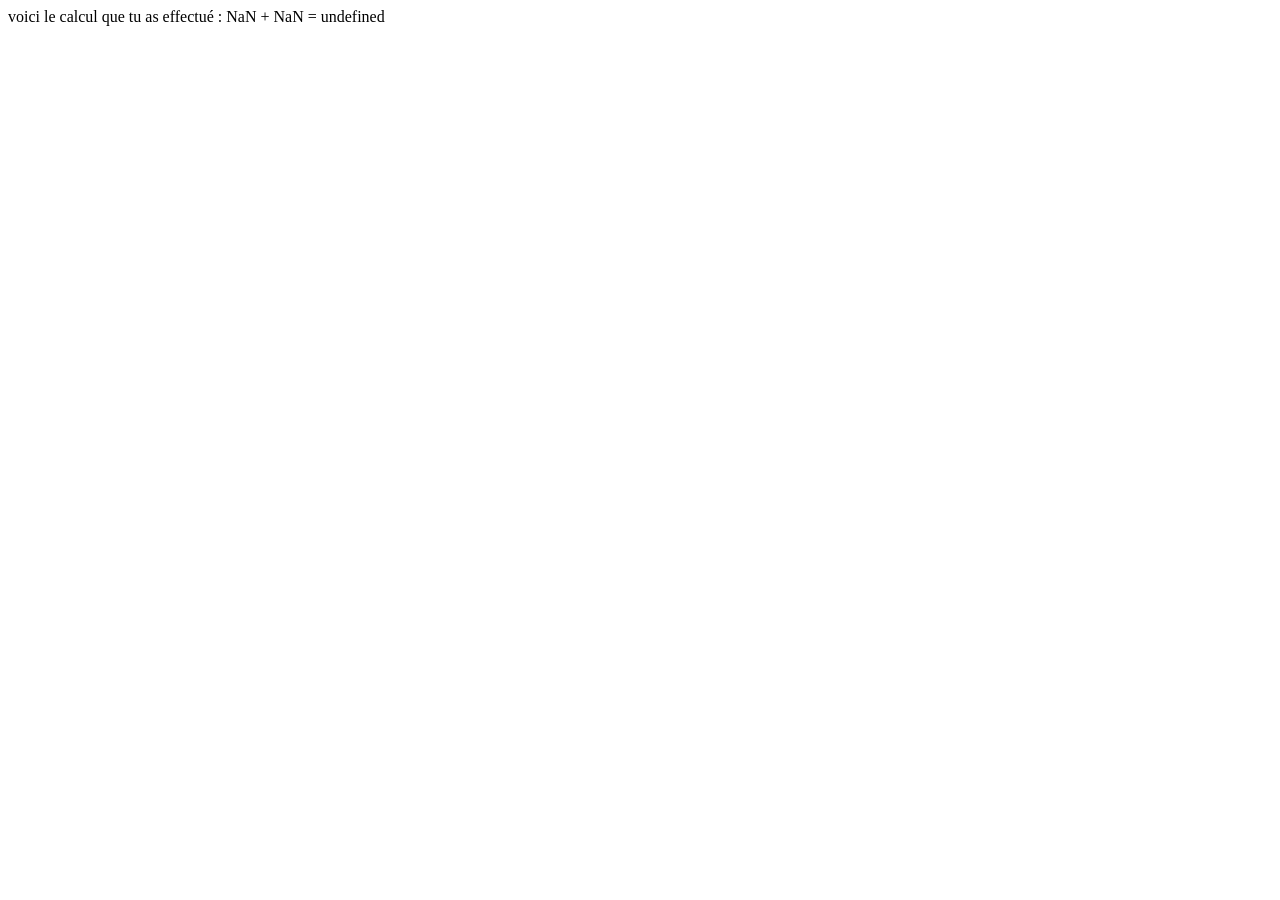
<file: developpement/javascript/index.html>
<!DOCTYPE html>

<html lang="fr" dir="ltr">
<head>
    <meta charset="utf-8">
    <title>javascript</title>
    <meta name="description" content="debut du javascript">
</head>
</html>
<body>

    
    
    <script src="index2.js" type="text/javascript"></script>
</body>
</file>
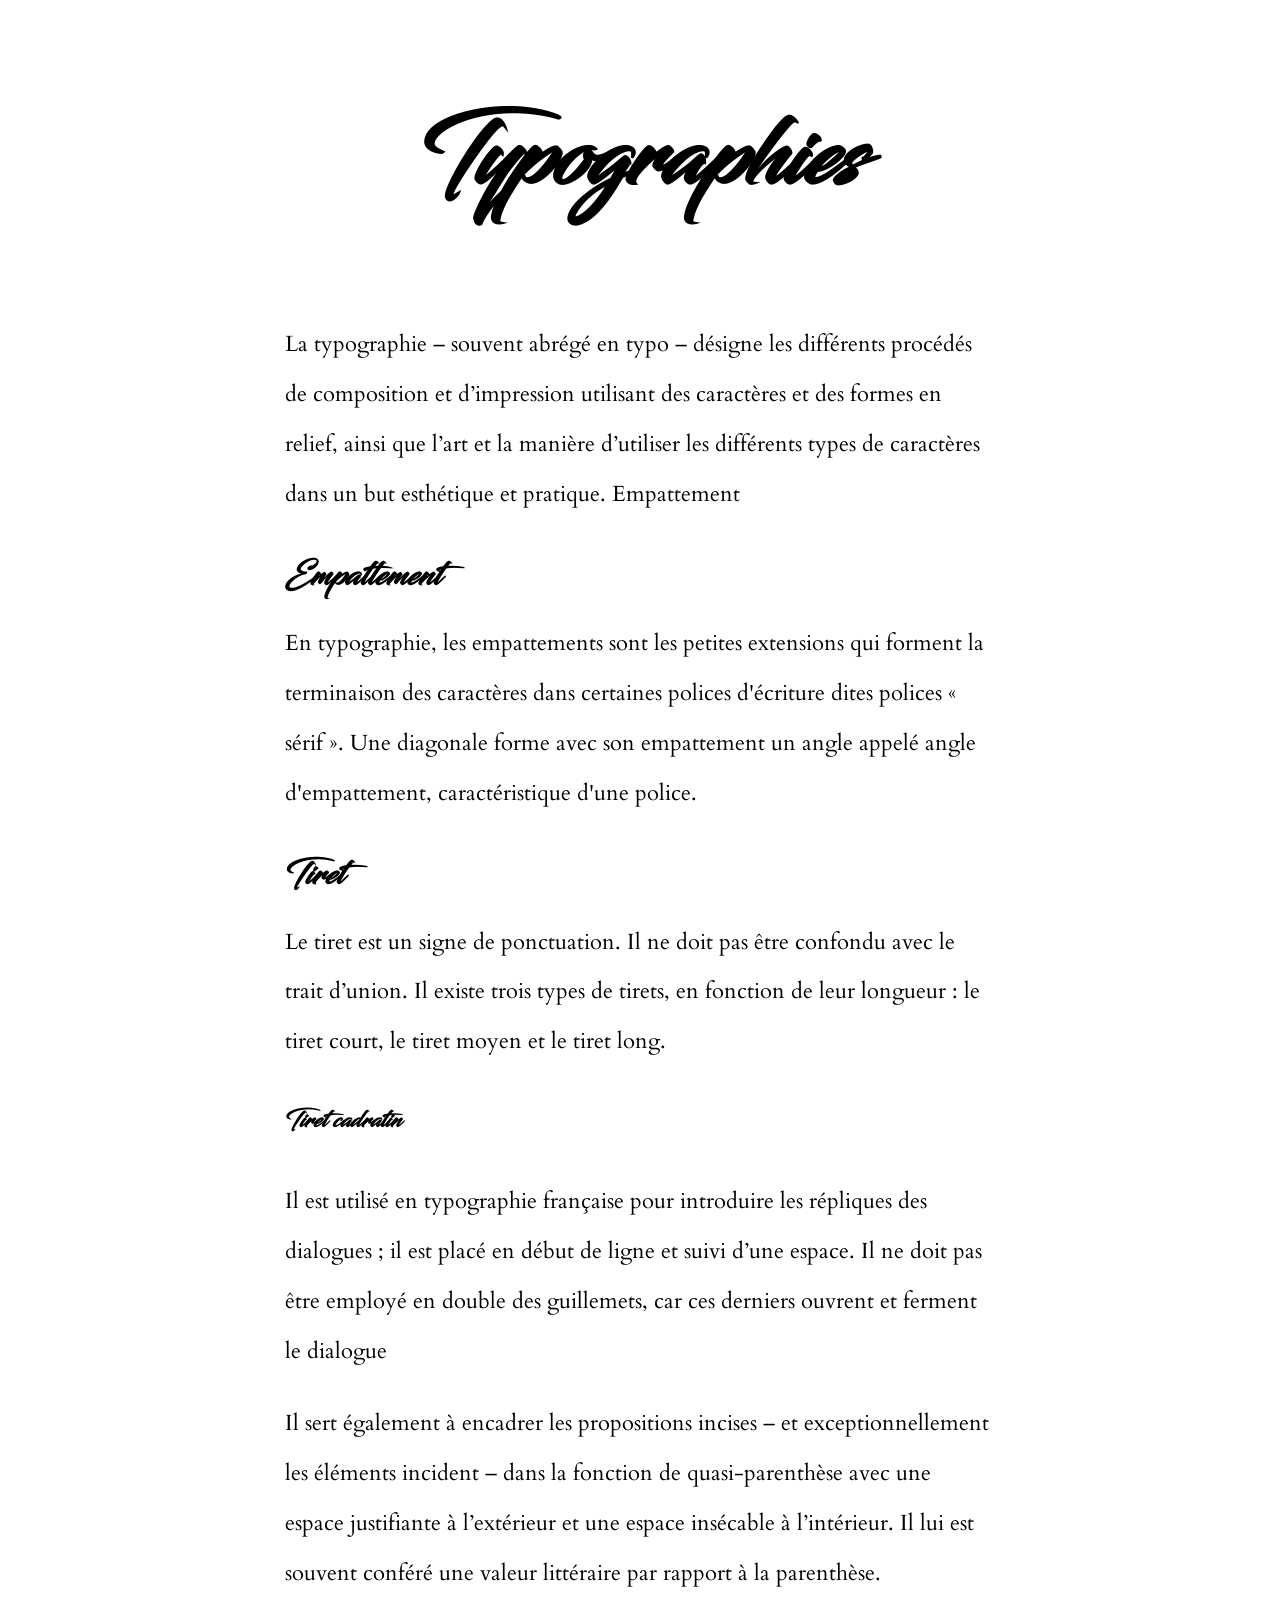
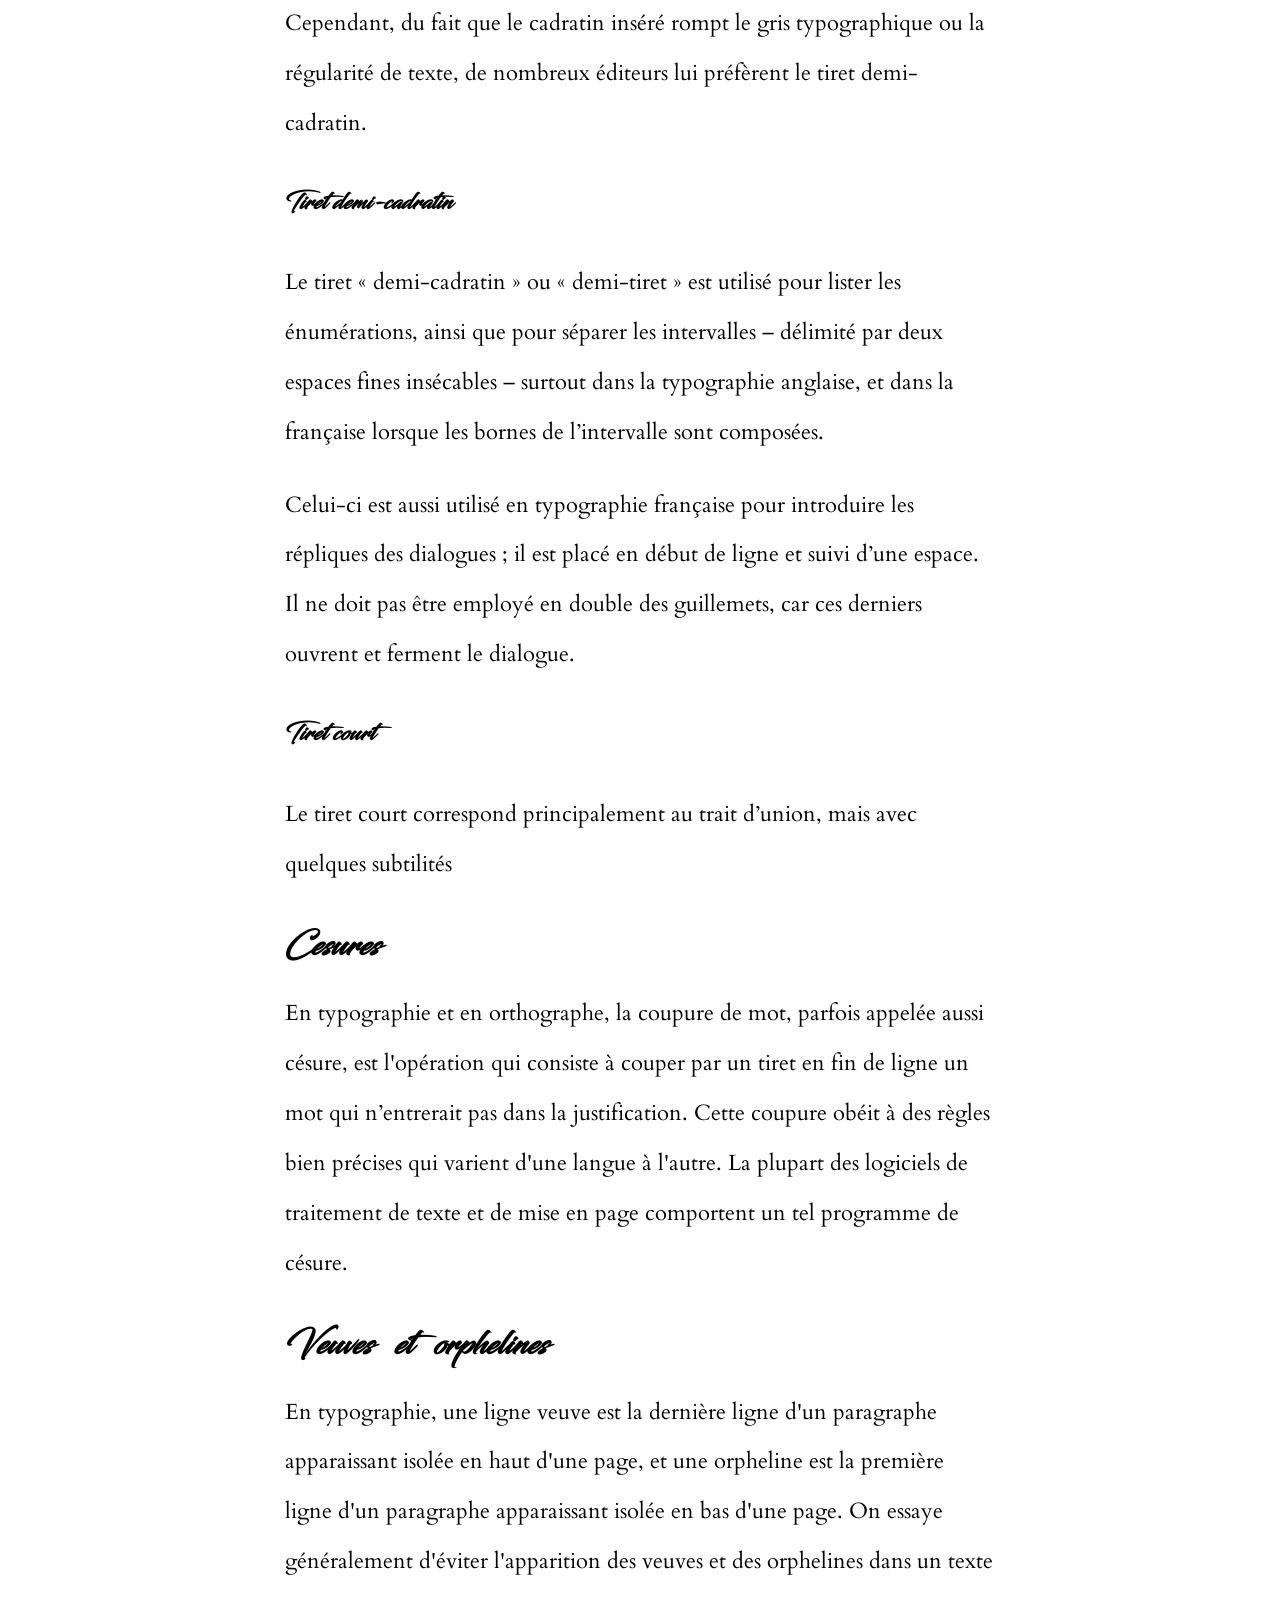
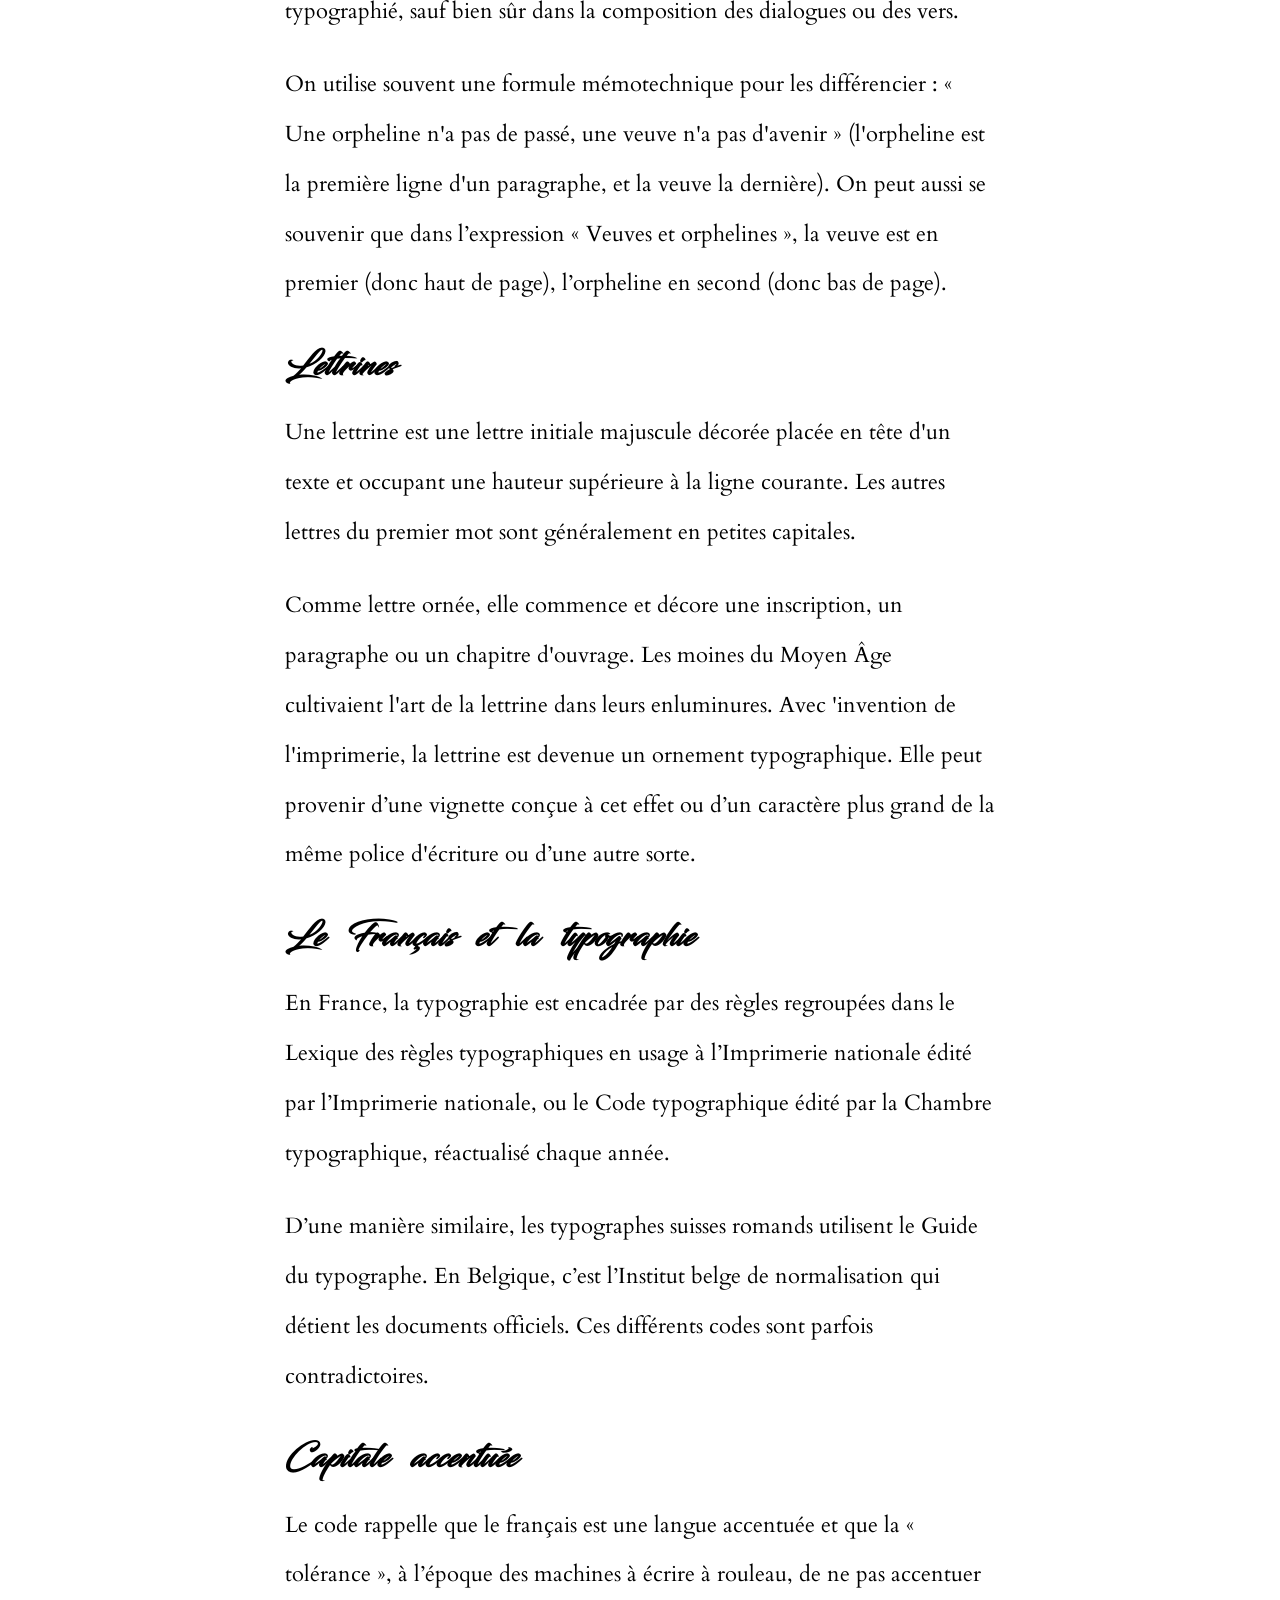
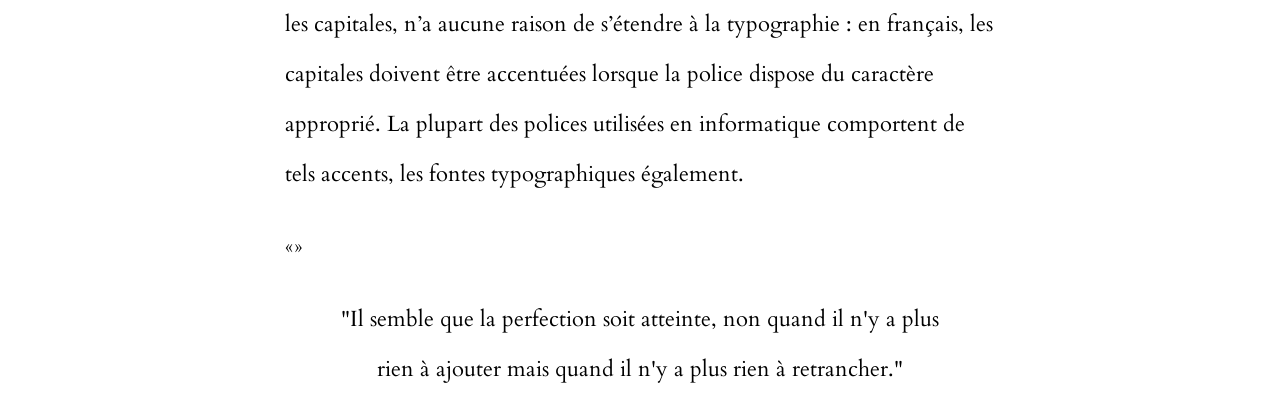
<file: integration/M02 - Typography/index.html>
<!DOCTYPE html>
<html lang="fr" dir="ltr">
<head>
    <title>TYPOGRAPHIE</title>

    <meta charset ="utf-8">
    <meta name="description" contain="faire de la typographie">
    <link rel="stylesheet" type="text/css" href="css/style.css">
</head>
<body>
   <div class="title">
     <h1>Typographies</h1>
   </div>
    <div>
         <p>La typographie – souvent abrégé en typo – désigne les différents procédés de composition et d’impression utilisant des caractères et des formes en relief, ainsi que l’art et la manière d’utiliser les différents types de caractères dans un but esthétique et pratique.
Empattement</p>
   </div>
   <div>
     <h2>Empattement</h2>
     <p>En typographie, les empattements sont les petites extensions qui forment la terminaison des caractères dans certaines polices d'écriture dites polices « sérif ». Une diagonale forme avec son empattement un angle appelé angle d'empattement, caractéristique d'une police.</p>
   </div>
   <div>
     <h2>Tiret</h2>
     <p>Le tiret est un signe de ponctuation. Il ne doit pas être confondu avec le trait d’union. Il existe trois types de tirets, en fonction de leur longueur : le tiret court, le tiret moyen et le tiret long.</p>
   </div>
   <div>
     <h4>Tiret cadratin</h4>
     <p>Il est utilisé en typographie française pour introduire les répliques des dialogues ; il est placé en début de ligne et suivi d’une espace. Il ne doit pas être employé en double des guillemets, car ces derniers ouvrent et ferment le dialogue
</p>
      <p>Il sert également à encadrer les propositions incises – et exceptionnellement les éléments incident – dans la fonction de quasi-parenthèse avec une espace justifiante à l’extérieur et une espace insécable à l’intérieur. Il lui est souvent conféré une valeur littéraire par rapport à la parenthèse. Cependant, du fait que le cadratin inséré rompt le gris typographique ou la régularité de texte, de nombreux éditeurs lui préfèrent le tiret demi-cadratin.</p>
   </div>
   <div>
     <h4>Tiret demi-cadratin</h4>
     <p>Le tiret « demi-cadratin » ou « demi-tiret » est utilisé pour lister les énumérations, ainsi que pour séparer les intervalles – délimité par deux espaces fines insécables – surtout dans la typographie anglaise, et dans la française lorsque les bornes de l’intervalle sont composées.</p>
     <p><p>Celui-ci est aussi utilisé en typographie française pour introduire les répliques des dialogues ; il est placé en début de ligne et suivi d’une espace. Il ne doit pas être employé en double des guillemets, car ces derniers ouvrent et ferment le dialogue.</p></p>
   </div>
   <div>
     <h4>Tiret court</h4>
    <p>Le tiret court correspond principalement au trait d’union, mais avec quelques subtilités</p>
   </div>
   <div>
     <h2>Cesures</h2>
     <p>En typographie et en orthographe, la coupure de mot, parfois appelée aussi césure, est l'opération qui consiste à couper par un tiret en fin de ligne un mot qui n’entrerait pas dans la justification. Cette coupure obéit à des règles bien précises qui varient d'une langue à l'autre. La plupart des logiciels de traitement de texte et de mise en page comportent un tel programme de césure.</p>
   </div>
   <div>
     <h2>Veuves et orphelines</h2>
     <p> En typographie, une ligne veuve est la dernière ligne d'un paragraphe apparaissant isolée en haut d'une page, et une orpheline est la première ligne d'un paragraphe apparaissant isolée en bas d'une page. On essaye généralement d'éviter l'apparition des veuves et des orphelines dans un texte typographié, sauf bien sûr dans la composition des dialogues ou des vers.</p>
     <p>On utilise souvent une formule mémotechnique pour les différencier : « Une orpheline n'a pas de passé, une veuve n'a pas d'avenir » (l'orpheline est la première ligne d'un paragraphe, et la veuve la dernière). On peut aussi se souvenir que dans l’expression « Veuves et orphelines », la veuve est en premier (donc haut de page), l’orpheline en second (donc bas de page).</p>
   </div>
   <div>
     <h2>Lettrines</h2>
     <p>Une lettrine est une lettre initiale majuscule décorée placée en tête d'un texte et occupant une hauteur supérieure à la ligne courante. Les autres lettres du premier mot sont généralement en petites capitales.</p>
     <p>Comme lettre ornée, elle commence et décore une inscription, un paragraphe ou un chapitre d'ouvrage. Les moines du Moyen Âge cultivaient l'art de la lettrine dans leurs enluminures. Avec 'invention de l'imprimerie, la lettrine est devenue un ornement typographique. Elle peut provenir d’une vignette conçue à cet effet ou d’un caractère plus grand de la même police d'écriture ou d’une autre sorte.</p>
   </div>
   <div>
     <h2>Le Français et la typographie
</h2>
     <p>En France, la typographie est encadrée par des règles regroupées dans le Lexique des règles typographiques en usage à l’Imprimerie nationale édité par l’Imprimerie nationale, ou le Code typographique édité par la Chambre typographique, réactualisé chaque année.</p>
     <p>D’une manière similaire, les typographes suisses romands utilisent le Guide du typographe. En Belgique, c’est l’Institut belge de normalisation qui détient les documents officiels. Ces différents codes sont parfois contradictoires.</p>
   </div>
   <div>
     <h2>Capitale accentuée</h2>
     <p>Le code rappelle que le français est une langue accentuée et que la « tolérance », à l’époque des machines à écrire à rouleau, de ne pas accentuer les capitales, n’a aucune raison de s’étendre à la typographie : en français, les capitales doivent être accentuées lorsque la police dispose du caractère approprié. La plupart des polices utilisées en informatique comportent de tels accents, les fontes typographiques également.</p>
   </div>
   <div>
     <p><q><blockquote>"Il semble que la perfection soit atteinte, non quand il n'y a plus rien à ajouter mais quand il n'y a plus rien à retrancher."</blockquote></q></p>
   </div>
</body>
</html>
</file>
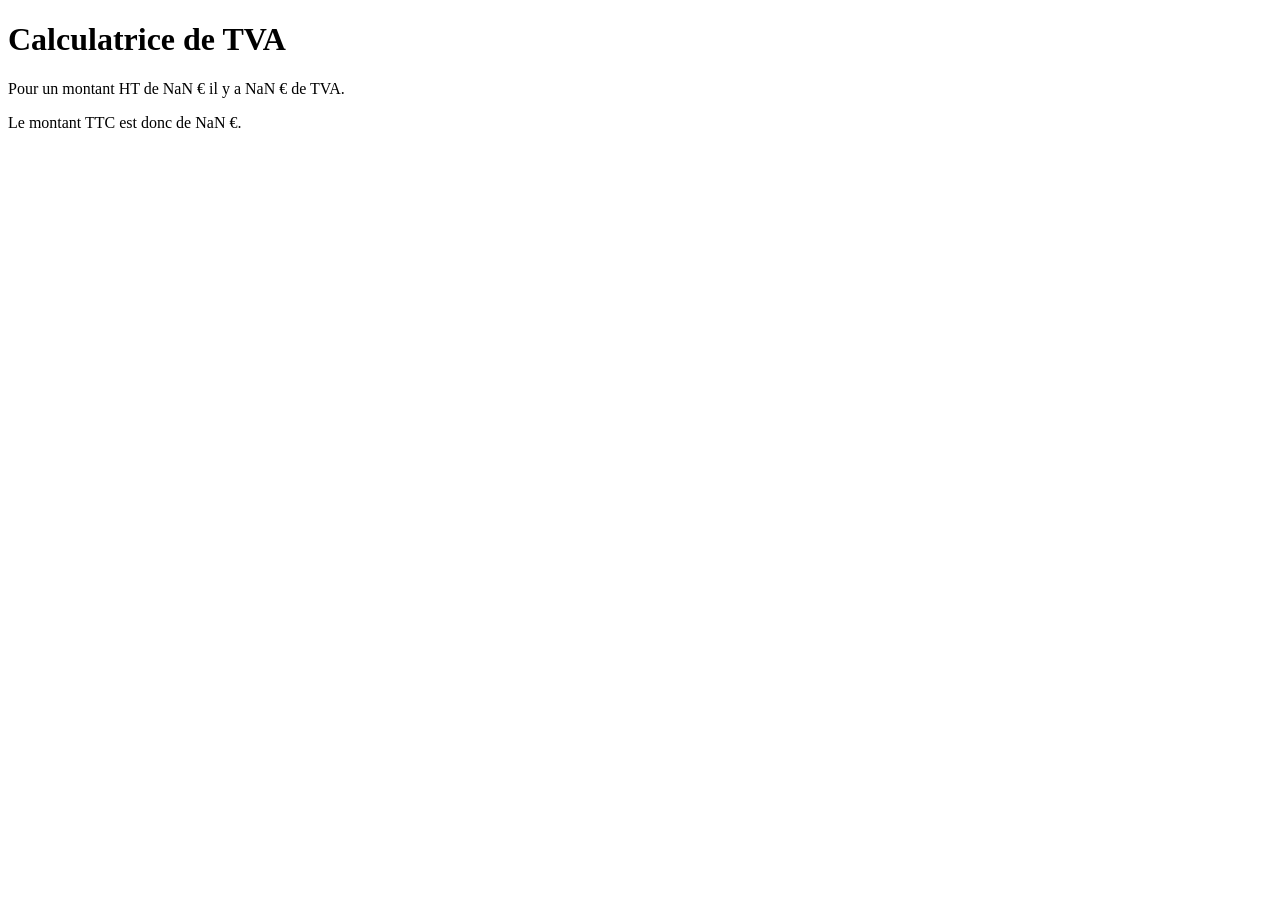
<file: developpement/javascript/JS1.1 - Calculatrice de TVA (corrigé)/index.html>
<!DOCTYPE html>
<html lang="fr">
<head>
    <meta charset="utf-8">
    <title>JavaScript - Exercice</title>
</head>
<body>
    <h1>Calculatrice de TVA</h1>
    <script src="index.js"></script>
</body>
</html>
</file>
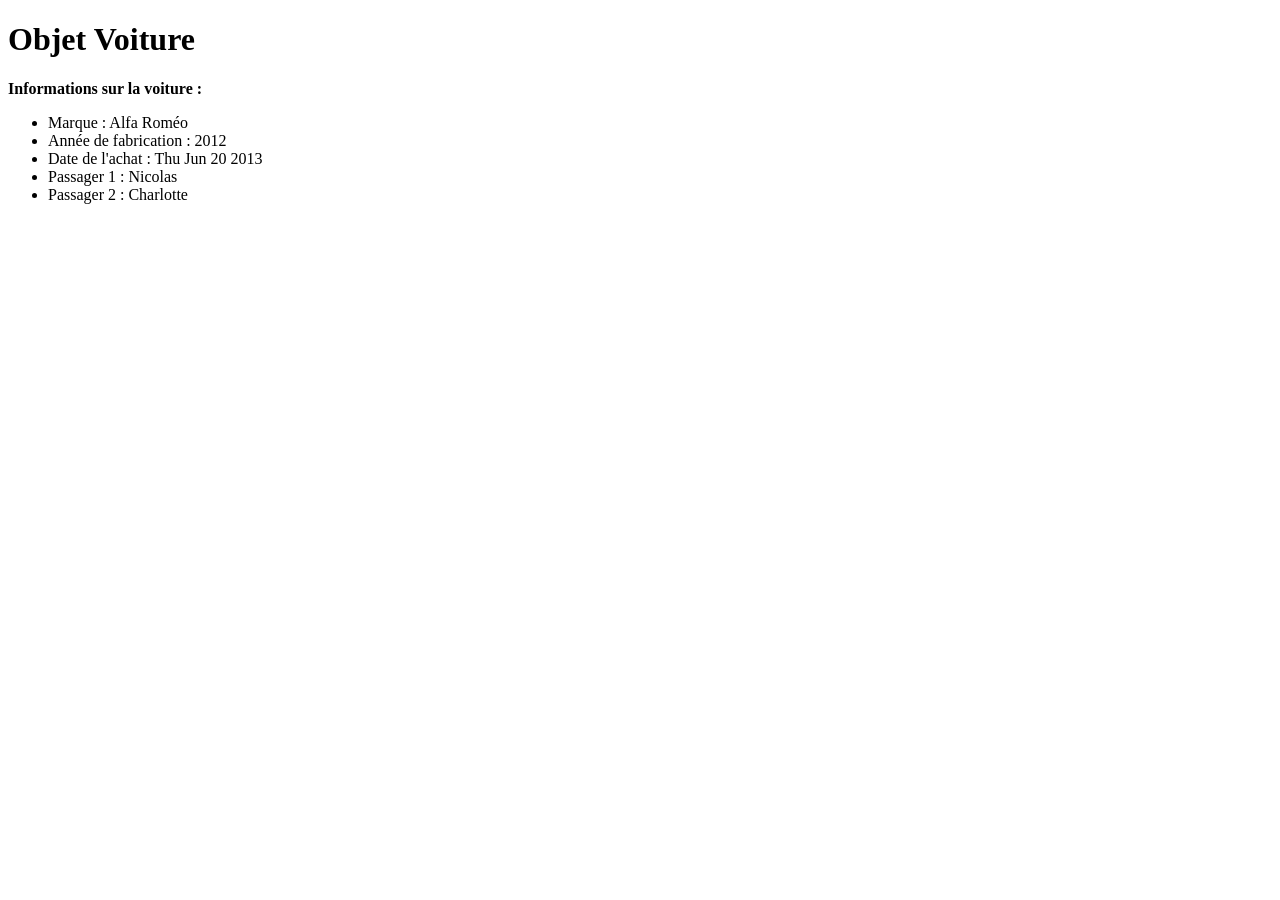
<file: developpement/javascript/JS1.1 - Objet Voiture (corrigé)/index.html>
<!DOCTYPE html>
<html lang="fr">
<head>
    <meta charset="utf-8">
    <title>JavaScript - Exercice</title>
</head>
<body>
    <h1>Objet Voiture</h1>
    <script src="index.js"></script>
</body>
</html>
</file>
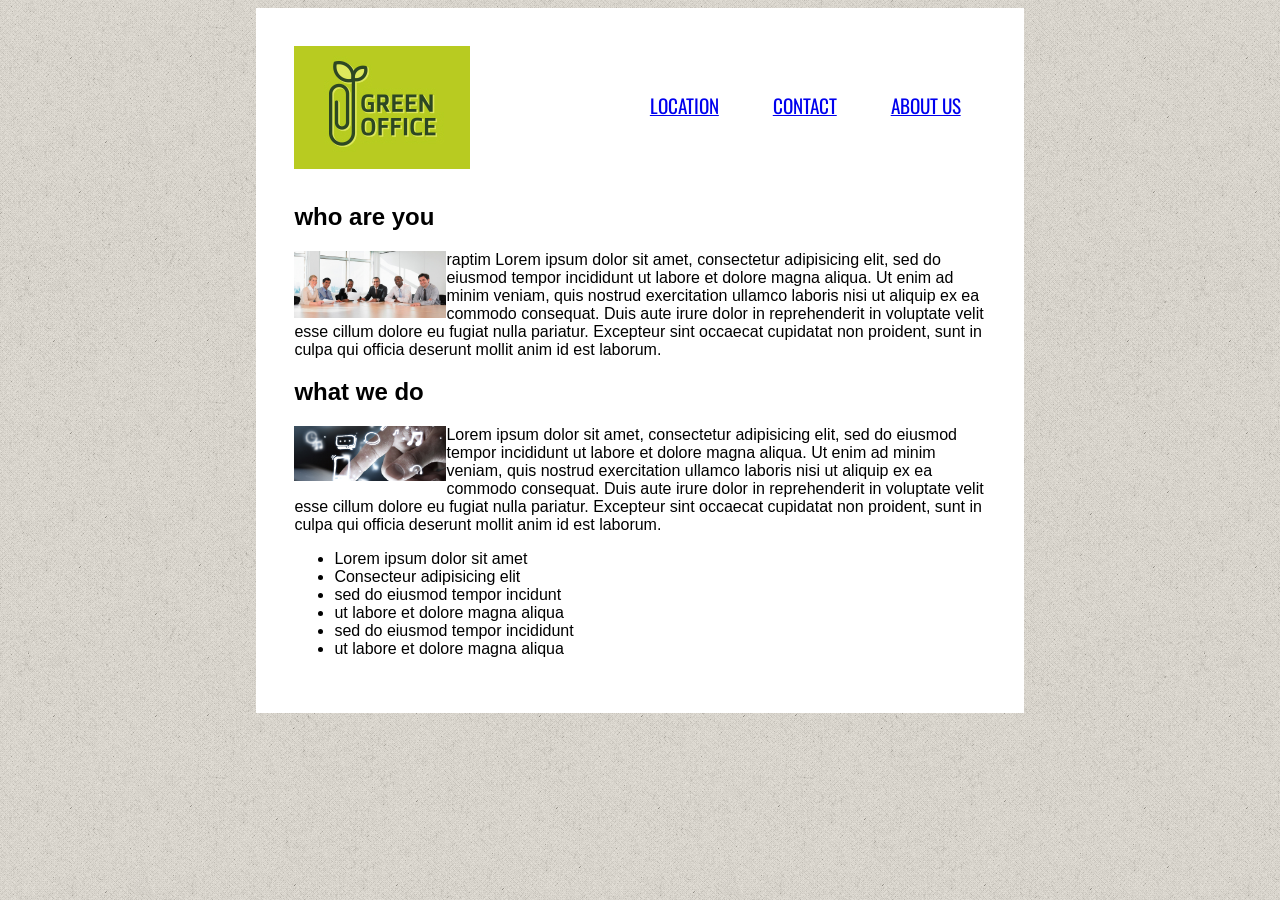
<file: integration/integration/M03 - Green Office/index.html>
<!DOCTYPE html>

<html lang="fr">

<head>
  <title>Green Office</title>
  <meta charset ="utf-8">
  <meta name="description" content="corpus de html">
  <link href="https://fonts.googleapis.com/css?family=Oswald&display=swap" rel="stylesheet">
  <link rel="stylesheet" type="text/css" href="css/style.css">

</head>
<body>
  <header>
    <a><img class="float" src="img/logo.png" alt="logo"></a>
    <nav>
      <a href="#">LOCATION</a>
      <a href="#">CONTACT</a>
      <a href="#">ABOUT US</a>
    </nav>
  </header>
  <main>
    <article>
      <h1>who are you</h1>
      <p><img class="float" src="img/who.jpg" alt="who" width="22%" height="22%">
      raptim Lorem ipsum dolor sit amet, consectetur adipisicing elit, sed do eiusmod tempor incididunt ut labore et dolore magna aliqua. Ut enim ad minim veniam, quis nostrud exercitation ullamco laboris nisi ut aliquip ex ea commodo consequat. Duis aute irure dolor in reprehenderit in voluptate velit esse cillum dolore eu fugiat nulla pariatur. Excepteur sint occaecat cupidatat non proident, sunt in culpa qui officia deserunt mollit anim id est laborum.</p>
    </article>
    <article>
      <h1>what we do</h1>
      <p><img class="float" src="img/what.jpg" alt="who" width="22%" height="22%"></p>
      <p>Lorem ipsum dolor sit amet, consectetur adipisicing elit, sed do eiusmod tempor incididunt ut labore et dolore magna aliqua. Ut enim ad minim veniam, quis nostrud exercitation ullamco laboris nisi ut aliquip ex ea commodo consequat. Duis aute irure dolor in reprehenderit in voluptate velit esse cillum dolore eu fugiat nulla pariatur. Excepteur sint occaecat cupidatat non proident, sunt in culpa qui officia deserunt mollit anim id est laborum.</p>
      <ul>
        <li>Lorem ipsum dolor sit amet</li>
        <li>Consecteur adipisicing elit</li>
        <li>sed do eiusmod tempor incidunt</li>
        <li>ut labore et dolore magna aliqua</li>
        <li>sed do eiusmod tempor incididunt</li>
        <li>ut labore et dolore magna aliqua</li>
      </ul>
    </article>
  </main>
  <footer>
  </footer>
</body>
</html>
</file>
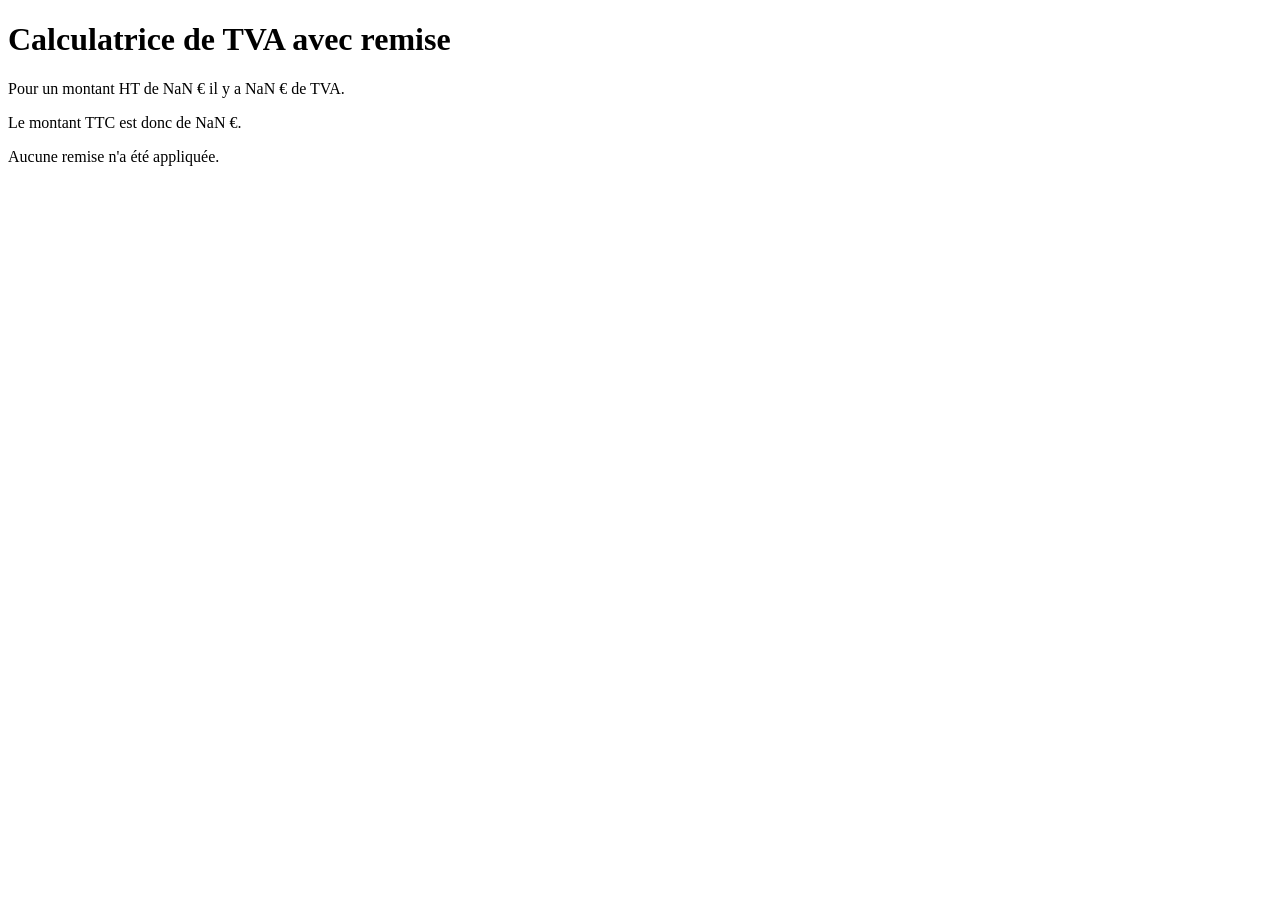
<file: developpement/javascript/jour2/JS1.2 - Calculatrice de TVA avec remise (corrigé)/index.html>
<!DOCTYPE html>
<html lang="fr">
<head>
    <meta charset="utf-8">
    <title>JavaScript - Exercice</title>
</head>
<body>
    <h1>Calculatrice de TVA avec remise</h1>
    <script src="index.js"></script>
</body>
</html>
</file>
<file: integration/M02 - Typography/css/style.css>
@font-face {
  font-family:"Blacksword";
  src: url(../fonts/Blacksword.otf) format("opentype");
  font-weight: normal;
  font-style: normal;
}
@font-face {
  font-family: "Cardo";
  src: url(../fonts/cardo/cardo-regular.woff) format("woff");
  font-weight: normal;
  font-style: normal;
}
@font-face {
  font-family: "Cardo";
  src: url(../fonts/cardo/cardo-italic.woff) format("woff");
  font-weight: normal;
  font-style: italic;
}
@font-face {
  font-family: "Cardo";
  src: url(../fonts/cardo/cardo-bold.woff) format("woff");
  font-weight: normal;
  font-style: italic;
}

body {
    line-height: 2.23;
    font-size:1.4em;
    text-indent: :1.11em;
    width: 50%;
    min-width: 800px;
    margin-right: auto;
    margin-left: auto;
    font-family: "Cardo",serif;
    background-image:url("http://localhost/integration/M02%20-%20Typography/img/bunting.png");
    background-repeat:repeat-x;
}
h1,h2,h3,h4,h5,h6 {
   font-family: "Blacksword";
}
h1 {
  font-size: 4em;
}
h2 {
  margin : 0;
  margin-bottom : -0.5em;
  font-size: 1.4em;
  word-spacing: 0.44em;
}
h3 {
  margin : 0;
  margin-bottom: -0.5em;
  font-size; 1.5em;
  word-spacing: 0.3em;
}
div {
  margin-left: 2em;
  margin-right: 2em;
}
h3 {
  font-size:0.29em;
}

h1, blockquote, footer {
    text-align: center;
}
</file>
<file: integration/integration/M03 - Green Office/css/style.css>
html {
  background-image: url("../img/fond.png");
}

body {
  font-family:'arial',sans-serif;
  background-color: white;
  margin-left: 20%;
  margin-right: 20%;
  padding:3%;
}

header {
  color: black;
}

nav {
  font-family:'Oswald',sans-serif;
  margin-top:2.3em;
  float: right;
  color: vert;
  font-size: 1.2em;
  font-weight:1.2em;
  font-weight: normal;
}

a {
  padding: 1.3em;
}

main {

  margin-top: 20%;
}

.float {
  float: left;
}
article {
  clear:both;
}
</file>
